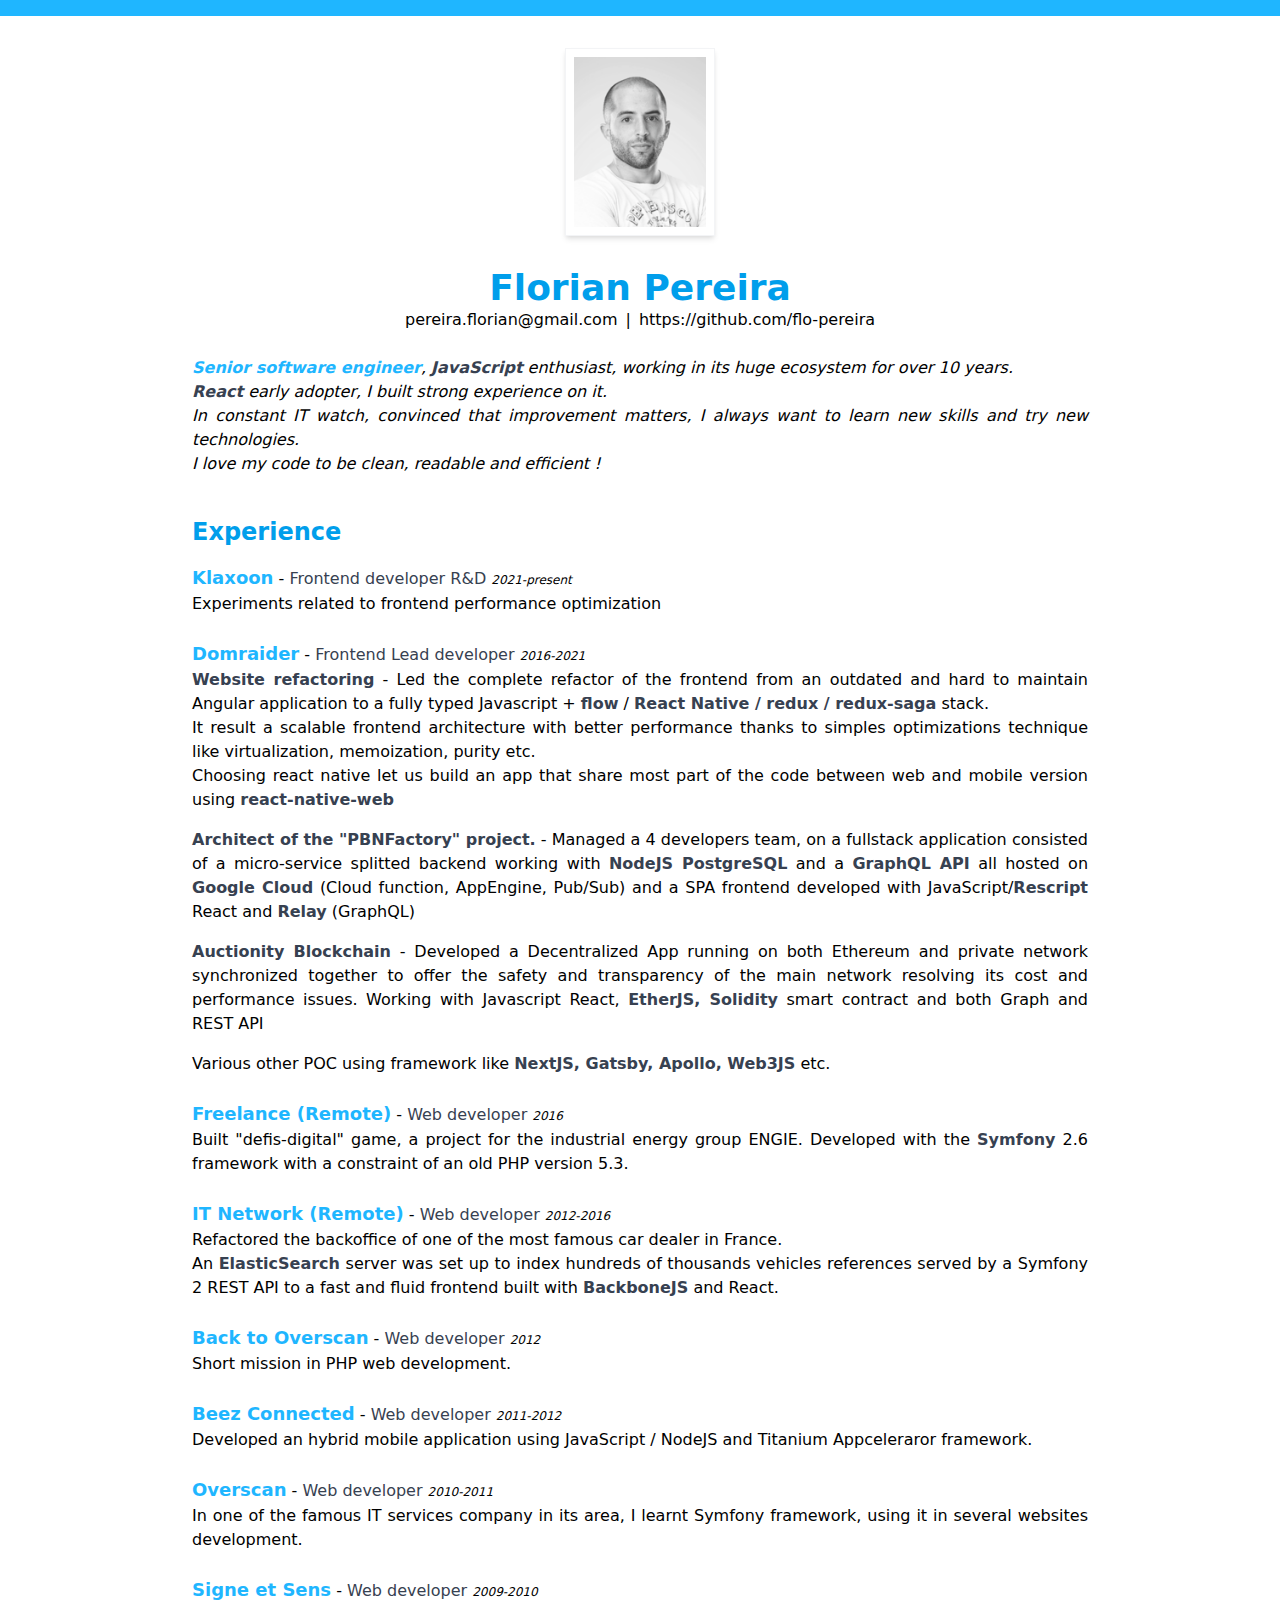
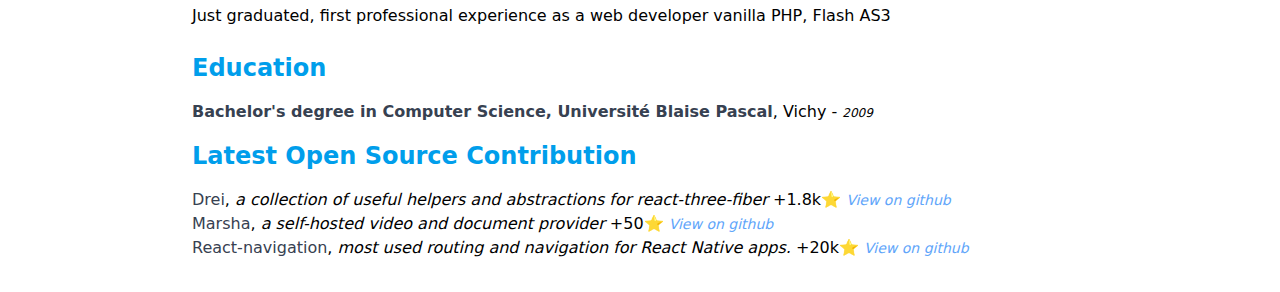
<file: index.html>
<!DOCTYPE html>
<html lang="en"><head>
  <meta charset="UTF-8">
  <link rel="icon" href="./favicon.17e50649.ico">
  <meta name="viewport" content="width=device-width, initial-scale=1.0">
  <title>Florian Pereira |&nbsp;Senior software engineer</title>
  <meta name="description" content="Frontend developer, JS enthusiast, React expert.">
  <meta property="og:title" content="Florian Pereira | Senior software engineer">
  <meta property="og:site_name" content="Florian Pereira | Senior software engineer">
  <meta property="og:url" content="https://florian-pereira.com/">
  <meta property="og:description" content="Frontend developer, JS enthusiast, React expert.">
  <meta property="og:type" content="profile">
  <meta property="og:image" content="https://florian-pereira.com/florian-pereira.4d0e6901.png">
  <link rel="stylesheet" href="./index.b9b216d3.css">
</head>
<body>
  <div id="root"><section class="about-me"><img src="./florian-pereira.4d0e6901.png" class="image" alt="" width="200" height="250"><div class="w-full"><h1 class="text-4xl font-bold text-main-dark print:text-lg">Florian Pereira</h1><p class="flex flex-col sm:flex-row justify-center space-x-2 print:space-x-0"><a href="mailto:pereira.florian@gmail.com" target="_blank">pereira.florian@gmail.com</a> <span class="hidden sm:inline">|</span> <a href="https://github.com/flo-pereira" target="_blank" rel="noopener">https://github.com/flo-pereira</a></p><div class="my-2 sm:my-6 text-justify italic print:my-1"><strong class="text-main block text-center mb-2 sm:inline print:inline">Senior software engineer</strong><i class="hidden sm:inline">, </i> <br class="hidden print:inline"><strong>JavaScript</strong> enthusiast, working in its huge ecosystem for over 10 years.<br><strong>React</strong> early adopter, I built strong experience on it.<br>In constant IT watch, convinced that improvement matters, I always want to learn new skills and try new technologies.<br>I love my code to be clean, readable and efficient !</div></div></section><section><h2 class="title">Experience</h2><article class="xp"><h3 class="job-title"><b class="company text-main">Klaxoon</b> - <strong class="font-medium">Frontend developer R&amp;D</strong> <span class="date">2021-present</span></h3>Experiments related to frontend performance optimization</article><article class="xp"><h3 class="job-title"><b class="company text-main">Domraider</b> - <strong class="font-medium">Frontend Lead developer</strong> <span class="date">2016-2021</span></h3><article><strong class="text-gray-700 font-semibold">Website refactoring</strong> - Led the complete refactor of the frontend from an outdated and hard to maintain Angular application to a fully typed Javascript + <strong>flow</strong> / <strong>React Native / redux / redux-saga</strong> stack.<br>It result a scalable frontend architecture with better performance thanks to simples optimizations technique like virtualization, memoization, purity etc.<br>Choosing react native let us build an app that share most part of the code between web and mobile version using <strong>react-native-web</strong></article><article class="mt-4"><strong class="text-gray-700 font-semibold">Architect of the "PBNFactory" project.</strong> - Managed a 4 developers team, on a fullstack application consisted of a micro-service splitted backend working with <strong>NodeJS PostgreSQL</strong> and a <strong>GraphQL API</strong> all hosted on <strong>Google Cloud</strong> (Cloud function, AppEngine, Pub/Sub) and a SPA frontend developed with JavaScript/<strong>Rescript</strong> React and <strong>Relay</strong> (GraphQL)</article><article class="mt-4"><strong class="text-gray-700 font-semibold">Auctionity Blockchain</strong> - Developed a Decentralized App running on both Ethereum and private network synchronized together to offer the safety and transparency of the main network resolving its cost and performance issues. Working with Javascript React, <strong>EtherJS, Solidity</strong> smart contract and both Graph and REST API</article><article class="mt-4">Various other POC using framework like <strong>NextJS, Gatsby, Apollo, Web3JS</strong> etc.</article></article><article class="xp"><h3 class="job-title"><b class="company text-main">Freelance (Remote)</b> - <strong class="font-medium">Web developer</strong> <span class="date">2016</span></h3>Built "defis-digital" game, a project for the industrial energy group ENGIE. Developed with the <strong>Symfony</strong> 2.6 framework with a constraint of an old PHP version 5.3.</article><article class="xp"><h3 class="job-title"><b class="company text-main">IT Network (Remote)</b> - <strong class="font-medium">Web developer</strong> <span class="date">2012-2016</span></h3>Refactored the backoffice of one of the most famous car dealer in France.<br>An <strong>ElasticSearch</strong> server was set up to index hundreds of thousands vehicles references served by a Symfony 2 REST API to a fast and fluid frontend built with <strong>BackboneJS</strong> and React.</article><div class="hidden print:block italic mb-2 text-gray-600">... View first work experiences on https://florian-pereira.com</div><article class="xp print:hidden"><h3 class="job-title"><b class="company text-main">Back to Overscan</b> - <strong class="font-medium">Web developer</strong> <span class="date">2012</span></h3>Short mission in PHP web development.</article><article class="xp print:hidden"><h3 class="job-title"><b class="company text-main">Beez Connected</b> - <strong class="font-medium">Web developer</strong> <span class="date">2011-2012</span></h3>Developed an hybrid mobile application using JavaScript / NodeJS and Titanium Appceleraror framework.</article><article class="xp print:hidden"><h3 class="job-title"><b class="company text-main">Overscan</b> - <strong class="font-medium">Web developer</strong> <span class="date">2010-2011</span></h3>In one of the famous IT services company in its area, I learnt Symfony framework, using it in several websites development.</article><article class="mb-2 print:hidden"><h3 class="job-title"><b class="company text-main">Signe et Sens</b> - <strong class="font-medium">Web developer</strong> <span class="date">2009-2010</span></h3>Just graduated, first professional experience as a web developer vanilla PHP, Flash AS3</article></section><section><h2 class="title">Education</h2><h3><strong>Bachelor's degree in Computer Science, Université Blaise Pascal</strong>, Vichy - <span class="date">2009</span></h3></section><section><h2 class="title">Latest Open Source Contribution</h2><strong class="os-project">Drei</strong>, <em class="hidden sm:inline print:inline">a collection of useful helpers and abstractions for react-three-fiber</em> +1.8k⭐ <a href="https://github.com/pmndrs/drei/pull/73" target="_blank" rel="noopener" class="view-link">View on github</a><br><strong class="os-project">Marsha</strong>, <em class="hidden sm:inline print:inline">a self-hosted video and document provider</em> +50⭐ <a href="https://github.com/openfun/marsha/pull/705" target="_blank" rel="noopener" class="view-link">View on github</a><br><strong class="os-project">React-navigation</strong>, <em class="hidden sm:inline print:inline">most used routing and navigation for React Native apps.</em> +20k⭐ <a href="https://github.com/react-navigation/react-navigation/pull/1803" target="_blank" rel="noopener" class="view-link">View on github</a></section></div>
  


</body></html>
</file>
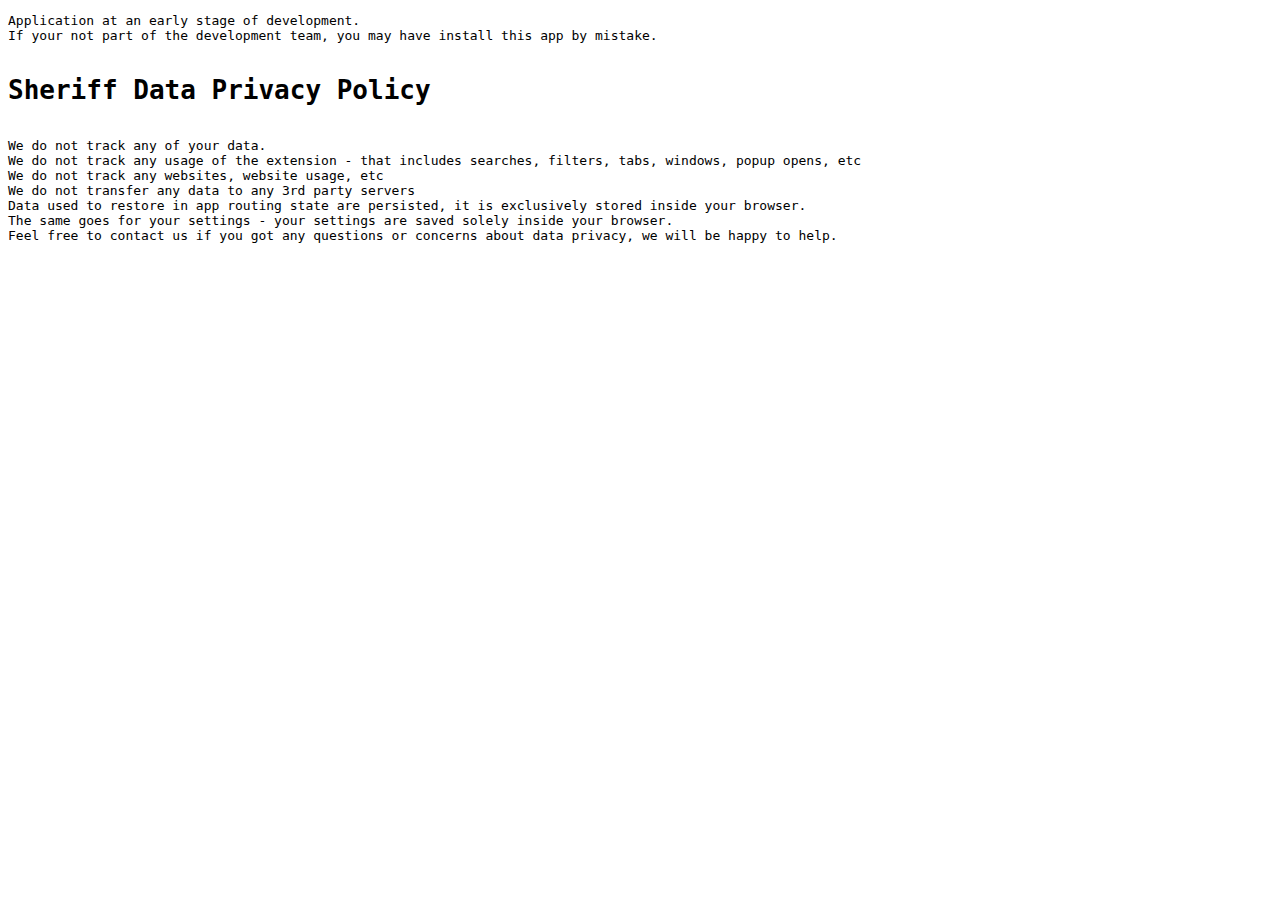
<file: sheriff/privacy/index.html>
<!DOCTYPE html>
<html lang="en">
  <head>
    <meta charset="UTF-8" />
    <meta name="viewport" content="width=device-width, initial-scale=1.0" />
    <title>Sheriff |&nbsp;Privacy policies</title>
  </head>
  <body>
    <pre>
Application at an early stage of development.
If your not part of the development team, you may have install this app by mistake.

<h1>Sheriff Data Privacy Policy</h1>
We do not track any of your data.
We do not track any usage of the extension - that includes searches, filters, tabs, windows, popup opens, etc
We do not track any websites, website usage, etc
We do not transfer any data to any 3rd party servers
Data used to restore in app routing state are persisted, it is exclusively stored inside your browser.
The same goes for your settings - your settings are saved solely inside your browser.
Feel free to contact us if you got any questions or concerns about data privacy, we will be happy to help.
  </pre>
  </body>
</html>
</file>
<file: index.b9b216d3.css>
*,:before,:after{box-sizing:border-box}html{-moz-tab-size:4;-o-tab-size:4;tab-size:4}html{line-height:1.15;-webkit-text-size-adjust:100%}body{margin:0}body{font-family:system-ui,-apple-system,"Segoe UI",Roboto,Helvetica,Arial,sans-serif,"Apple Color Emoji","Segoe UI Emoji"}hr{height:0;color:inherit}abbr[title]{-webkit-text-decoration:underline dotted;text-decoration:underline dotted}b,strong{font-weight:bolder}code,kbd,samp,pre{font-family:ui-monospace,SFMono-Regular,Consolas,"Liberation Mono",Menlo,monospace;font-size:1em}small{font-size:80%}sub,sup{font-size:75%;line-height:0;position:relative;vertical-align:baseline}sub{bottom:-.25em}sup{top:-.5em}table{text-indent:0;border-color:inherit}button,input,optgroup,select,textarea{font-family:inherit;font-size:100%;line-height:1.15;margin:0}button,select{text-transform:none}button,[type=button],[type=reset],[type=submit]{-webkit-appearance:button}::-moz-focus-inner{border-style:none;padding:0}:-moz-focusring{outline:1px dotted ButtonText}:-moz-ui-invalid{box-shadow:none}legend{padding:0}progress{vertical-align:baseline}::-webkit-inner-spin-button,::-webkit-outer-spin-button{height:auto}[type=search]{-webkit-appearance:textfield;outline-offset:-2px}::-webkit-search-decoration{-webkit-appearance:none}::-webkit-file-upload-button{-webkit-appearance:button;font:inherit}summary{display:list-item}blockquote,dl,dd,h1,h2,h3,h4,h5,h6,hr,figure,p,pre{margin:0}button{background-color:transparent;background-image:none}fieldset{margin:0;padding:0}ol,ul{list-style:none;margin:0;padding:0}html{font-family:ui-sans-serif,system-ui,-apple-system,BlinkMacSystemFont,"Segoe UI",Roboto,"Helvetica Neue",Arial,"Noto Sans",sans-serif,"Apple Color Emoji","Segoe UI Emoji","Segoe UI Symbol","Noto Color Emoji";line-height:1.5}body{font-family:inherit;line-height:inherit}*,:before,:after{box-sizing:border-box;border-width:0;border-style:solid;border-color:currentColor}hr{border-top-width:1px}img{border-style:solid}textarea{resize:vertical}input::-moz-placeholder,textarea::-moz-placeholder{opacity:1;color:#9ca3af}input:-ms-input-placeholder,textarea:-ms-input-placeholder{opacity:1;color:#9ca3af}input::placeholder,textarea::placeholder{opacity:1;color:#9ca3af}button,[role=button]{cursor:pointer}:-moz-focusring{outline:auto}table{border-collapse:collapse}h1,h2,h3,h4,h5,h6{font-size:inherit;font-weight:inherit}a{color:inherit;text-decoration:inherit}button,input,optgroup,select,textarea{padding:0;line-height:inherit;color:inherit}pre,code,kbd,samp{font-family:ui-monospace,SFMono-Regular,Menlo,Monaco,Consolas,"Liberation Mono","Courier New",monospace}img,svg,video,canvas,audio,iframe,embed,object{display:block;vertical-align:middle}img,video{max-width:100%;height:auto}[hidden]{display:none}*,:before,:after{--tw-translate-x: 0;--tw-translate-y: 0;--tw-rotate: 0;--tw-skew-x: 0;--tw-skew-y: 0;--tw-scale-x: 1;--tw-scale-y: 1;--tw-transform: translateX(var(--tw-translate-x)) translateY(var(--tw-translate-y)) rotate(var(--tw-rotate)) skewX(var(--tw-skew-x)) skewY(var(--tw-skew-y)) scaleX(var(--tw-scale-x)) scaleY(var(--tw-scale-y));--tw-border-opacity: 1;border-color:rgba(229,231,235,var(--tw-border-opacity));--tw-ring-offset-shadow: 0 0 #0000;--tw-ring-shadow: 0 0 #0000;--tw-shadow: 0 0 #0000}.my-2{margin-top:.5rem;margin-bottom:.5rem}.mb-2{margin-bottom:.5rem}.mt-4{margin-top:1rem}.block{display:block}.flex{display:flex}.hidden{display:none}.w-full{width:100%}.flex-col{flex-direction:column}.justify-center{justify-content:center}.space-x-2>:not([hidden])~:not([hidden]){--tw-space-x-reverse: 0;margin-right:calc(.5rem * var(--tw-space-x-reverse));margin-left:calc(.5rem * calc(1 - var(--tw-space-x-reverse)))}.text-center{text-align:center}.text-justify{text-align:justify}.text-4xl{font-size:2.25rem;line-height:2.5rem}.font-bold{font-weight:700}.font-medium{font-weight:500}.font-semibold{font-weight:600}.italic{font-style:italic}.text-main-dark{--tw-text-opacity: 1;color:rgba(0,158,235,var(--tw-text-opacity))}.text-main{--tw-text-opacity: 1;color:rgba(31,182,255,var(--tw-text-opacity))}.text-\[\#e92586\]{--tw-text-opacity: 1;color:rgba(233,37,134,var(--tw-text-opacity))}.text-\[\#ef735d\]{--tw-text-opacity: 1;color:rgba(239,115,93,var(--tw-text-opacity))}.text-gray-700{--tw-text-opacity: 1;color:rgba(55,65,81,var(--tw-text-opacity))}.text-\[\#f68e1d\]{--tw-text-opacity: 1;color:rgba(246,142,29,var(--tw-text-opacity))}.text-gray-600{--tw-text-opacity: 1;color:rgba(75,85,99,var(--tw-text-opacity))}.text-\[\#584696\]{--tw-text-opacity: 1;color:rgba(88,70,150,var(--tw-text-opacity))}.text-\[\#FCD34D\]{--tw-text-opacity: 1;color:rgba(252,211,77,var(--tw-text-opacity))}.text-\[\#698694\]{--tw-text-opacity: 1;color:rgba(105,134,148,var(--tw-text-opacity))}.underline{text-decoration:underline}body{display:flex;min-height:100vh;width:100vw;flex-direction:column;align-items:center;border-top-width:1rem;--tw-border-opacity: 1;border-color:rgba(31,182,255,var(--tw-border-opacity));padding:2rem 1rem;font-size:1rem;line-height:1.5rem}@media (min-width: 640px){body{padding-left:.75rem;padding-right:.75rem}body{font-size:.875rem;line-height:1.25rem}}@media (min-width: 768px){body{padding-left:1rem;padding-right:1rem}body{font-size:1rem;line-height:1.5rem}}@media (min-width: 1024px){body{padding-left:2rem;padding-right:2rem}}@media print{body{border-top-width:4px}body{padding-top:.5rem;padding-bottom:.5rem}}strong{--tw-text-opacity: 1;color:rgba(55,65,81,var(--tw-text-opacity))}@media (min-width: 640px){section{text-align:justify}}@media print{section{font-size:.875rem;line-height:1.25rem}}#root{max-width:56rem}@media print{#root{--tw-scale-x: .9;--tw-scale-y: .9;transform:var(--tw-transform)}}.about-me{display:flex;flex-direction:column;align-items:center;text-align:center}@media print{.about-me{flex-direction:row}.about-me{align-items:baseline}.about-me{text-align:left}}.image{margin-bottom:2rem;box-sizing:content-box;border-width:1px;--tw-border-opacity: 1;border-color:rgba(243,244,246,var(--tw-border-opacity));-o-object-fit:cover;object-fit:cover;padding:.5rem;--tw-shadow: 0 4px 6px -1px rgba(0, 0, 0, .1), 0 2px 4px -1px rgba(0, 0, 0, .06);box-shadow:var(--tw-ring-offset-shadow, 0 0 #0000),var(--tw-ring-shadow, 0 0 #0000),var(--tw-shadow)}@media print{.image{margin-right:1rem}.image{margin-bottom:.5rem}.image{align-self:flex-start}.image{padding:.25rem}}.image{width:35mm;height:45mm}.title{padding-top:.5rem;padding-bottom:.5rem;font-size:1rem;line-height:1.5rem;font-weight:700;--tw-text-opacity: 1;color:rgba(0,158,235,var(--tw-text-opacity))}@media (min-width: 640px){.title{padding-top:1rem;padding-bottom:1rem}.title{font-size:1.125rem;line-height:1.75rem}}@media (min-width: 768px){.title{font-size:1.25rem;line-height:1.75rem}}@media (min-width: 1024px){.title{font-size:1.5rem;line-height:2rem}}@media print{.title{padding-top:.5rem;padding-bottom:.5rem}.title{text-align:left}.title{font-size:1.125rem;line-height:1.75rem}}.company{font-size:.75rem;line-height:1rem}@media (min-width: 640px){.company{font-size:1.125rem;line-height:1.75rem}}@media print{.company{font-size:1rem;line-height:1.5rem}}.os-project{font-weight:500}.view-link{font-size:.75rem;line-height:1rem;font-style:italic;--tw-text-opacity: 1;color:rgba(96,165,250,var(--tw-text-opacity))}@media (min-width: 768px){.view-link{font-size:.875rem;line-height:1.25rem}}@media print{.view-link{display:none}}.date{font-size:.75rem;line-height:1rem;font-style:italic}.xp{margin-bottom:.5rem}@media (min-width: 640px){.xp{margin-bottom:1rem}}@media (min-width: 768px){.xp{margin-bottom:1.5rem}}@media print{.xp{margin-bottom:.75rem}}@media (min-width: 640px){.sm\:my-6{margin-top:1.5rem;margin-bottom:1.5rem}.sm\:inline{display:inline}.sm\:flex-row{flex-direction:row}}@media print{.print\:my-1{margin-top:.25rem;margin-bottom:.25rem}.print\:block{display:block}.print\:inline{display:inline}.print\:hidden{display:none}.print\:space-x-0>:not([hidden])~:not([hidden]){--tw-space-x-reverse: 0;margin-right:calc(0px * var(--tw-space-x-reverse));margin-left:calc(0px * calc(1 - var(--tw-space-x-reverse)))}.print\:text-lg{font-size:1.125rem;line-height:1.75rem}}
</file>
